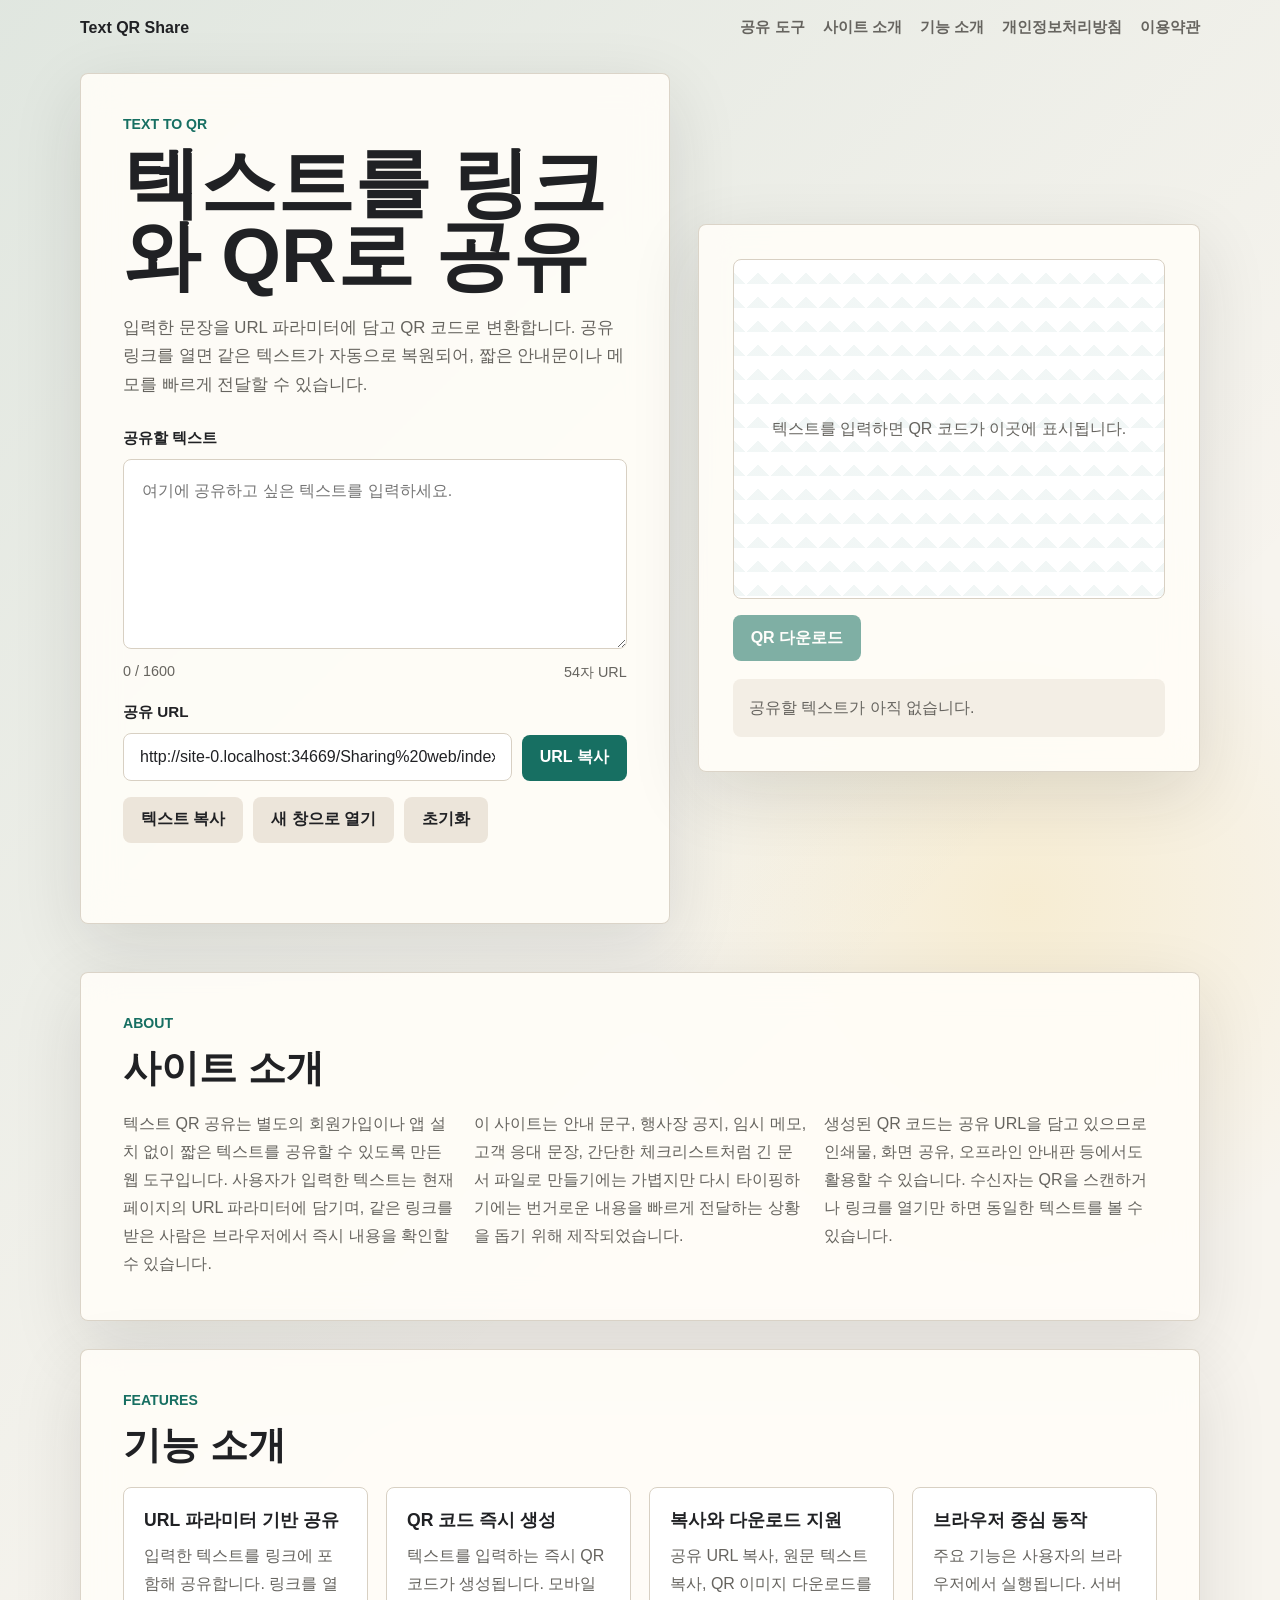
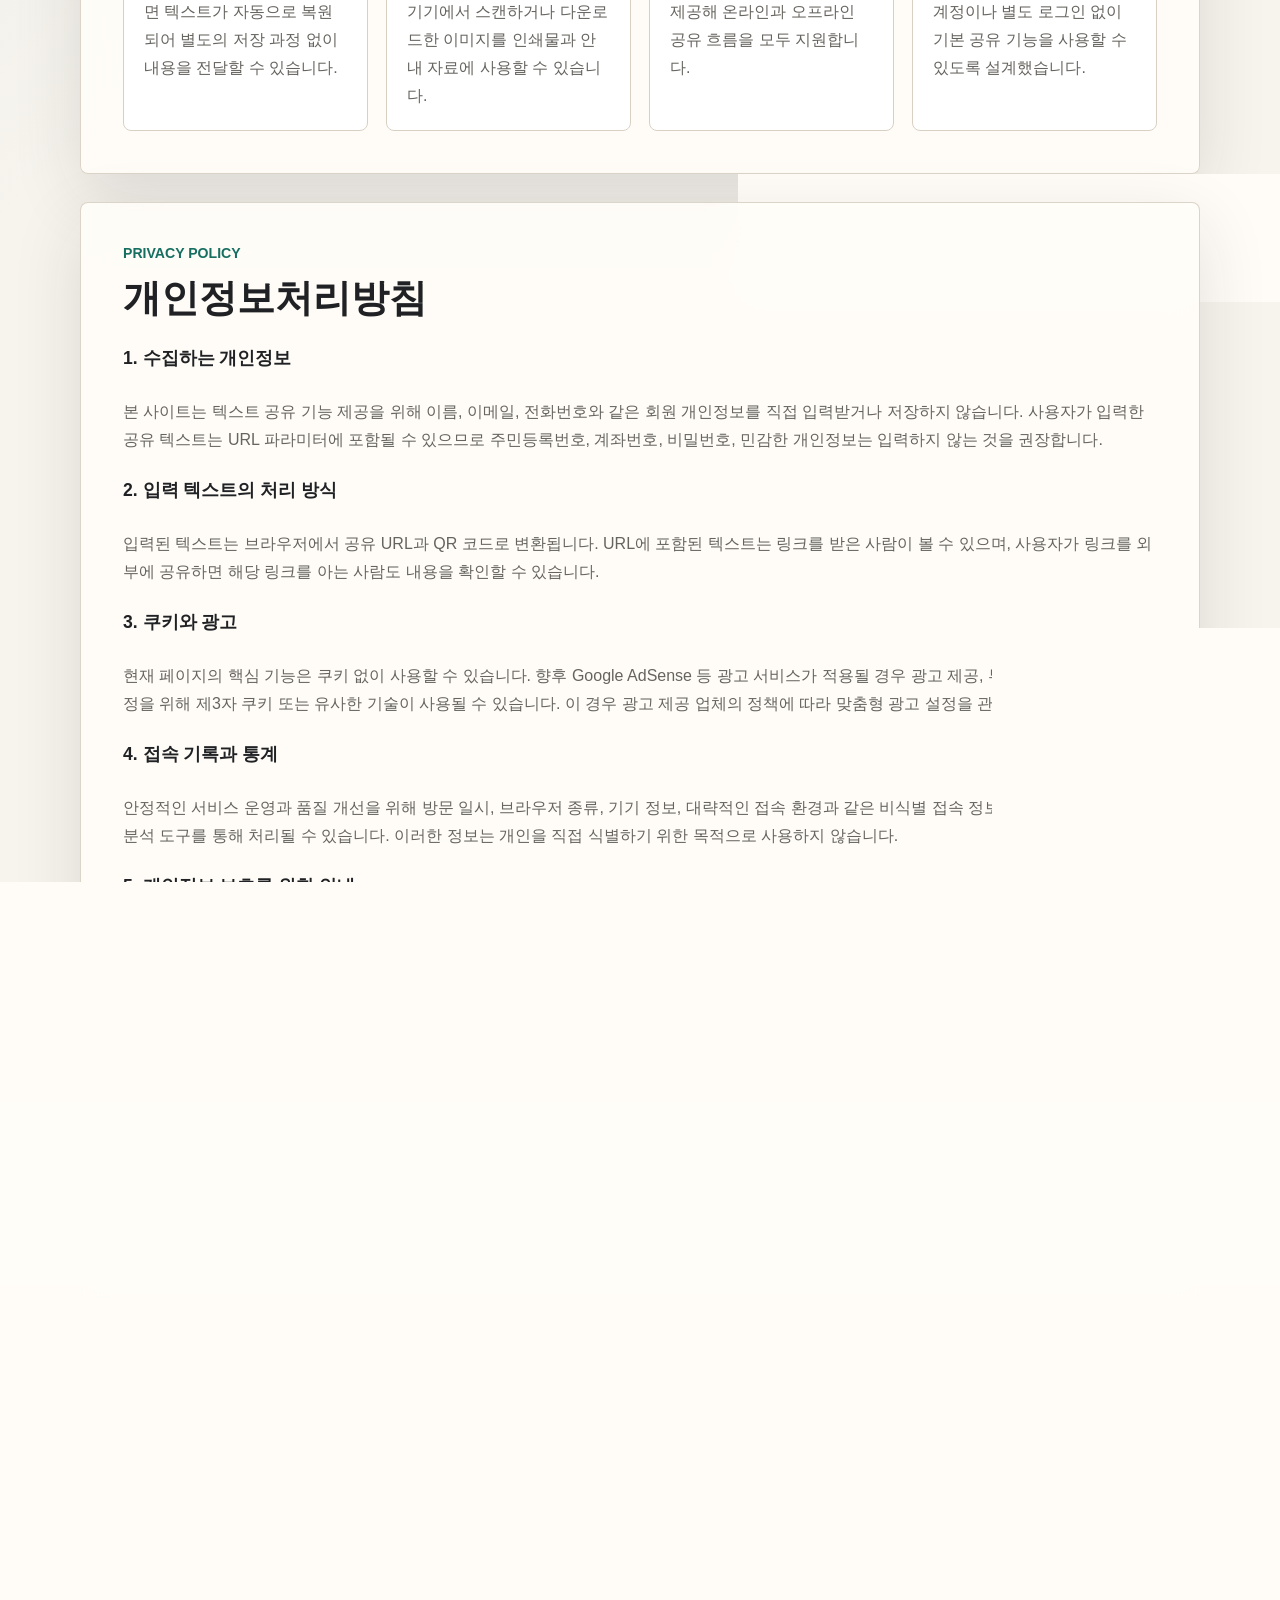
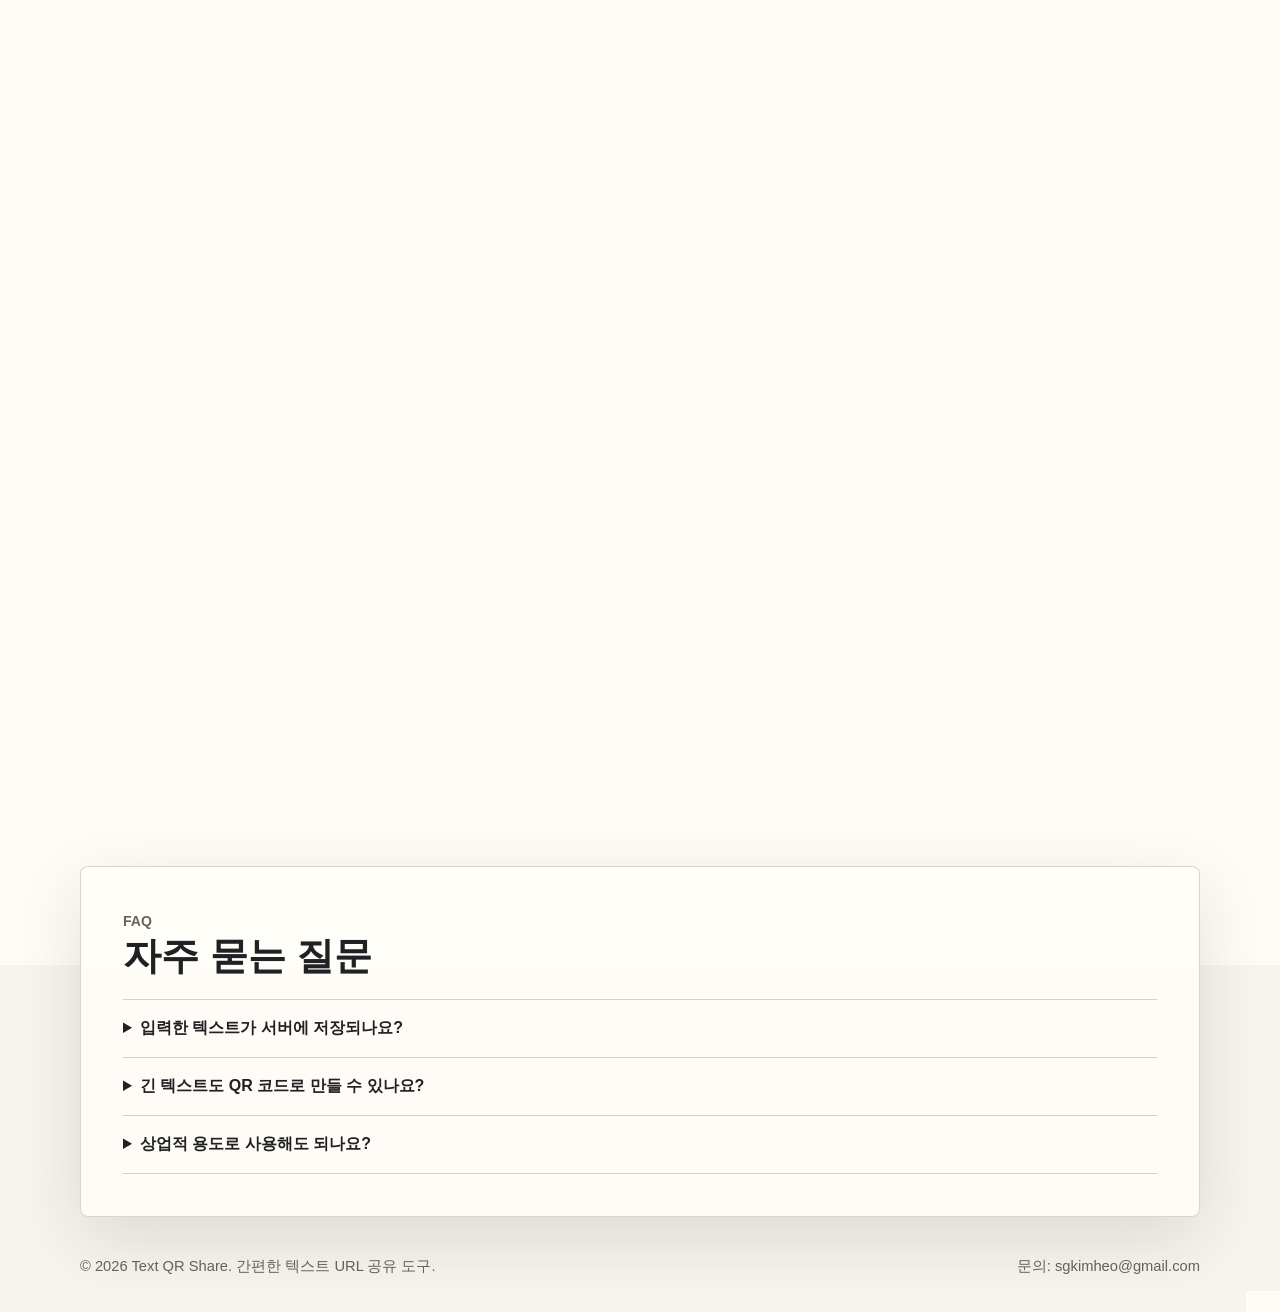
<file: Sharing web/index.html>
<!doctype html>
<html lang="ko">
  <head>
    <meta charset="UTF-8" />
    <meta name="viewport" content="width=device-width, initial-scale=1.0" />
    <title>텍스트 QR 공유 - URL 파라미터로 간편하게 텍스트 공유</title>
    <meta
      name="description"
      content="텍스트를 URL 파라미터에 담아 공유 링크와 QR 코드로 변환하는 무료 웹 도구입니다. 메모, 안내문, 짧은 메시지를 설치 없이 빠르게 공유할 수 있습니다."
    />
    <meta
      name="keywords"
      content="텍스트 공유, QR 코드 생성, URL 공유, 메모 공유, 온라인 QR 도구, 텍스트 QR"
    />
    <meta name="author" content="Text QR Share" />
    <meta name="robots" content="index, follow" />
    <meta name="theme-color" content="#176f62" />
    <meta property="og:type" content="website" />
    <meta property="og:locale" content="ko_KR" />
    <meta property="og:title" content="텍스트 QR 공유" />
    <meta
      property="og:description"
      content="텍스트를 입력하면 공유 URL과 QR 코드가 즉시 생성되는 간편한 텍스트 공유 도구입니다."
    />
    <meta property="og:site_name" content="텍스트 QR 공유" />

    <meta name="twitter:card" content="summary" />
    <meta name="twitter:title" content="텍스트 QR 공유" />
    <meta
      name="twitter:description"
      content="텍스트를 URL 파라미터와 QR 코드로 빠르게 공유하세요."
    />
    <meta name="google-site-verification" content="lL0anL3ikdEeXbcg5Eu2Q5LdntTTb1NSjQHIT57tzn8" />

    <script async src="https://pagead2.googlesyndication.com/pagead/js/adsbygoogle.js?client=ca-pub-2293881058393504"
     crossorigin="anonymous"></script>
    
    
    <link rel="stylesheet" href="./assets/css/styles.css" />
    <script type="application/ld+json">
      {
        "@context": "https://schema.org",
        "@type": "WebApplication",
        "name": "텍스트 QR 공유",
        "applicationCategory": "UtilityApplication",
        "operatingSystem": "All",
        "description": "텍스트를 URL 파라미터에 담아 공유 링크와 QR 코드로 변환하는 무료 웹 도구입니다.",
        "inLanguage": "ko-KR",
        "offers": {
          "@type": "Offer",
          "price": "0",
          "priceCurrency": "KRW"
        }
      }
    </script>
  </head>
  <body>
    <header class="site-header">
      <a class="brand" href="#top" aria-label="텍스트 QR 공유 홈">Text QR Share</a>
      <nav class="site-nav" aria-label="주요 메뉴">
        <a href="#tool">공유 도구</a>
        <a href="#about">사이트 소개</a>
        <a href="#features">기능 소개</a>
        <a href="#privacy">개인정보처리방침</a>
        <a href="#terms">이용약관</a>
      </nav>
    </header>

    <main id="top">
      <section id="reader" class="reader-view" aria-labelledby="reader-title" hidden>
        <p class="eyebrow">SHARED TEXT</p>
        <h1 id="reader-title">공유된 텍스트</h1>
        <article id="readerText" class="reader-text" aria-label="공유된 텍스트 내용"></article>
        <div class="buttons reader-actions">
          <button id="copyReaderButton" type="button">텍스트 복사</button>
          <a id="editReaderButton" class="button secondary" href="./index.html">새 텍스트 만들기</a>
        </div>
        <div id="readerStatus" class="status" role="status" aria-live="polite"></div>
      </section>

      <section id="tool" class="tool-layout" aria-labelledby="page-title">
        <div class="workspace">
          <p class="eyebrow">TEXT TO QR</p>
          <h1 id="page-title">텍스트를 링크와 QR로 공유</h1>
          <p class="intro">
            입력한 문장을 URL 파라미터에 담고 QR 코드로 변환합니다. 공유 링크를 열면 같은
            텍스트가 자동으로 복원되어, 짧은 안내문이나 메모를 빠르게 전달할 수 있습니다.
          </p>

          <form class="share-form" id="shareForm">
            <label for="textInput">공유할 텍스트</label>
            <textarea
              id="textInput"
              placeholder="여기에 공유하고 싶은 텍스트를 입력하세요."
              maxlength="1600"
            ></textarea>
            <div class="meta" aria-live="polite">
              <span id="charCount">0 / 1600</span>
              <span id="urlSize">링크 준비 중</span>
            </div>

            <div class="share-row">
              <div>
                <label for="shareUrl">공유 URL</label>
                <input id="shareUrl" type="text" readonly aria-label="공유 URL" />
              </div>
              <button id="copyUrlButton" type="button">URL 복사</button>
            </div>

            <div class="buttons">
              <button id="copyTextButton" class="secondary" type="button">텍스트 복사</button>
              <a
                id="openShareButton"
                class="button secondary"
                href="#"
                target="_blank"
                rel="noreferrer"
              >
                새 창으로 열기
              </a>
              <button id="clearButton" class="secondary" type="button">초기화</button>
            </div>
            <p id="networkNotice" class="network-notice" hidden>
              현재 로컬 전용 주소로 열려 있어 핸드폰에서는 QR 링크에 접속할 수 없습니다. 핸드폰
              테스트는 같은 와이파이에서 PC의 네트워크 주소로 접속하거나, 실제 배포 도메인에서
              QR을 생성해 주세요.
            </p>
            <div id="status" class="status" role="status" aria-live="polite"></div>
          </form>
        </div>

        <aside class="preview" aria-label="QR 코드 미리보기">
          <div class="qr-frame">
            <canvas id="qrCanvas" aria-label="공유 URL QR 코드"></canvas>
            <p id="emptyMessage" class="empty">텍스트를 입력하면 QR 코드가 이곳에 표시됩니다.</p>
          </div>
          <div class="buttons">
            <button id="downloadButton" type="button">QR 다운로드</button>
          </div>
          <div id="sharedText" class="shared-text"></div>
        </aside>
      </section>

      <section id="about" class="content-section" aria-labelledby="about-title">
        <p class="section-kicker">ABOUT</p>
        <h2 id="about-title">사이트 소개</h2>
        <div class="text-grid">
          <p>
            텍스트 QR 공유는 별도의 회원가입이나 앱 설치 없이 짧은 텍스트를 공유할 수 있도록
            만든 웹 도구입니다. 사용자가 입력한 텍스트는 현재 페이지의 URL 파라미터에 담기며,
            같은 링크를 받은 사람은 브라우저에서 즉시 내용을 확인할 수 있습니다.
          </p>
          <p>
            이 사이트는 안내 문구, 행사장 공지, 임시 메모, 고객 응대 문장, 간단한 체크리스트처럼
            긴 문서 파일로 만들기에는 가볍지만 다시 타이핑하기에는 번거로운 내용을 빠르게 전달하는
            상황을 돕기 위해 제작되었습니다.
          </p>
          <p>
            생성된 QR 코드는 공유 URL을 담고 있으므로 인쇄물, 화면 공유, 오프라인 안내판 등에서도
            활용할 수 있습니다. 수신자는 QR을 스캔하거나 링크를 열기만 하면 동일한 텍스트를 볼 수
            있습니다.
          </p>
        </div>
      </section>

      <section id="features" class="content-section feature-section" aria-labelledby="features-title">
        <p class="section-kicker">FEATURES</p>
        <h2 id="features-title">기능 소개</h2>
        <div class="feature-grid">
          <article>
            <h3>URL 파라미터 기반 공유</h3>
            <p>
              입력한 텍스트를 링크에 포함해 공유합니다. 링크를 열면 텍스트가 자동으로 복원되어
              별도의 저장 과정 없이 내용을 전달할 수 있습니다.
            </p>
          </article>
          <article>
            <h3>QR 코드 즉시 생성</h3>
            <p>
              텍스트를 입력하는 즉시 QR 코드가 생성됩니다. 모바일 기기에서 스캔하거나 다운로드한
              이미지를 인쇄물과 안내 자료에 사용할 수 있습니다.
            </p>
          </article>
          <article>
            <h3>복사와 다운로드 지원</h3>
            <p>
              공유 URL 복사, 원문 텍스트 복사, QR 이미지 다운로드를 제공해 온라인과 오프라인 공유
              흐름을 모두 지원합니다.
            </p>
          </article>
          <article>
            <h3>브라우저 중심 동작</h3>
            <p>
              주요 기능은 사용자의 브라우저에서 실행됩니다. 서버 계정이나 별도 로그인 없이 기본
              공유 기능을 사용할 수 있도록 설계했습니다.
            </p>
          </article>
        </div>
      </section>

      <section id="privacy" class="content-section" aria-labelledby="privacy-title">
        <p class="section-kicker">PRIVACY POLICY</p>
        <h2 id="privacy-title">개인정보처리방침</h2>
        <div class="policy">
          <h3>1. 수집하는 개인정보</h3>
          <p>
            본 사이트는 텍스트 공유 기능 제공을 위해 이름, 이메일, 전화번호와 같은 회원 개인정보를
            직접 입력받거나 저장하지 않습니다. 사용자가 입력한 공유 텍스트는 URL 파라미터에 포함될
            수 있으므로 주민등록번호, 계좌번호, 비밀번호, 민감한 개인정보는 입력하지 않는 것을
            권장합니다.
          </p>

          <h3>2. 입력 텍스트의 처리 방식</h3>
          <p>
            입력된 텍스트는 브라우저에서 공유 URL과 QR 코드로 변환됩니다. URL에 포함된 텍스트는
            링크를 받은 사람이 볼 수 있으며, 사용자가 링크를 외부에 공유하면 해당 링크를 아는 사람도
            내용을 확인할 수 있습니다.
          </p>

          <h3>3. 쿠키와 광고</h3>
          <p>
            현재 페이지의 핵심 기능은 쿠키 없이 사용할 수 있습니다. 향후 Google AdSense 등 광고
            서비스가 적용될 경우 광고 제공, 부정 이용 방지, 통계 측정을 위해 제3자 쿠키 또는 유사한
            기술이 사용될 수 있습니다. 이 경우 광고 제공 업체의 정책에 따라 맞춤형 광고 설정을
            관리할 수 있습니다.
          </p>

          <h3>4. 접속 기록과 통계</h3>
          <p>
            안정적인 서비스 운영과 품질 개선을 위해 방문 일시, 브라우저 종류, 기기 정보, 대략적인
            접속 환경과 같은 비식별 접속 정보가 호스팅 서비스나 분석 도구를 통해 처리될 수 있습니다.
            이러한 정보는 개인을 직접 식별하기 위한 목적으로 사용하지 않습니다.
          </p>

          <h3>5. 개인정보 보호를 위한 안내</h3>
          <p>
            URL 공유 방식의 특성상 링크에 포함된 내용은 주소창, 브라우저 기록, 메신저 미리보기,
            공유 대상자에게 노출될 수 있습니다. 중요한 개인정보나 비공개 문서는 이 도구가 아니라
            접근 권한을 제어할 수 있는 별도의 보안 서비스를 이용해 주세요.
          </p>

          <h3>6. 정책 변경</h3>
          <p>
            본 개인정보처리방침은 서비스 기능, 광고 정책, 관련 법령 변화에 따라 수정될 수 있습니다.
            중요한 변경 사항이 있는 경우 사이트 내 문구를 통해 안내합니다.
          </p>
        </div>
      </section>

      <section id="terms" class="content-section" aria-labelledby="terms-title">
        <p class="section-kicker">TERMS OF SERVICE</p>
        <h2 id="terms-title">이용약관</h2>

        <div class="policy">
          <h3>1. 서비스 소개</h3>
          <p>
            텍스트 QR 공유는 사용자가 입력한 텍스트를 URL 및 QR 코드 형태로 변환하여
            공유할 수 있도록 제공되는 무료 웹 서비스입니다.
          </p>

          <h3>2. 이용자의 책임</h3>
          <p>
            이용자는 본 서비스를 이용하여 생성하거나 공유한 텍스트 및 링크에 대한
            책임을 부담합니다.
          </p>
          <ul>
            <li>법령을 위반하는 정보</li>
            <li>타인의 개인정보를 포함한 정보</li>
            <li>저작권 또는 지식재산권을 침해하는 정보</li>
            <li>명예훼손, 차별, 혐오 표현</li>
            <li>악성코드, 피싱 또는 사기와 관련된 정보</li>
          </ul>

          <h3>3. 공유 링크 사용 시 주의사항</h3>
          <p>
            입력된 텍스트는 URL에 포함되어 공유될 수 있습니다.
            URL을 알고 있는 사람은 누구나 해당 내용을 확인할 수 있으므로
            비밀번호, 금융정보, 주민등록번호 등 민감한 정보의 입력을 권장하지 않습니다.
          </p>

          <h3>4. 서비스 제공 및 변경</h3>
          <p>
            운영자는 서비스의 품질 향상 또는 운영상의 이유로 서비스의 일부 또는 전부를
            변경, 중단 또는 종료할 수 있습니다.
          </p>

          <h3>5. 면책조항</h3>
          <p>
            운영자는 이용자가 생성하거나 공유한 콘텐츠의 정확성, 적법성 또는
            신뢰성을 보증하지 않습니다.
          </p>
          <p>
            이용자가 본 서비스를 통해 공유한 정보로 인해 발생하는 손해, 분쟁 또는
            기타 문제에 대해 운영자는 책임을 지지 않습니다.
          </p>

          <h3>6. 광고 및 외부 서비스</h3>
          <p>
            본 서비스에는 Google AdSense 등 제3자 광고 서비스가 포함될 수 있습니다.
            광고 제공 과정에서 쿠키 또는 유사 기술이 사용될 수 있으며,
            자세한 내용은 개인정보처리방침을 따릅니다.
          </p>

          <h3>7. 약관 변경</h3>
          <p>
            운영자는 필요한 경우 본 이용약관을 변경할 수 있으며,
            변경된 약관은 사이트에 게시한 시점부터 효력이 발생합니다.
          </p>

          <h3>8. 문의</h3>
          <p>
            서비스 관련 문의는 운영자가 제공하는 연락처를 통해 접수할 수 있습니다.
          </p>
        </div>
      </section>

      <section class="content-section faq-section" aria-labelledby="faq-title">
        <p class="section-kicker">FAQ</p>
        <h2 id="faq-title">자주 묻는 질문</h2>
        <details>
          <summary>입력한 텍스트가 서버에 저장되나요?</summary>
          <p>
            기본 기능은 브라우저에서 동작하며, 입력한 텍스트를 별도 데이터베이스에 저장하지 않습니다.
            다만 공유 링크 자체에 텍스트가 포함되므로 링크를 공개하면 내용도 함께 공개됩니다.
          </p>
        </details>
        <details>
          <summary>긴 텍스트도 QR 코드로 만들 수 있나요?</summary>
          <p>
            너무 긴 텍스트는 QR 코드가 복잡해져 스캔 품질이 낮아질 수 있습니다. 현재 입력 길이는
            1,600자로 제한되어 있으며, 중요한 안내는 핵심 문장 위주로 짧게 작성하는 것이 좋습니다.
          </p>
        </details>
        <details>
          <summary>상업적 용도로 사용해도 되나요?</summary>
          <p>
            행사 안내, 매장 공지, 교육 자료, 고객 안내 등 일반적인 공유 목적으로 자유롭게 사용할 수
            있습니다. 단, 불법 정보나 타인의 권리를 침해하는 내용 공유에는 사용할 수 없습니다.
          </p>
        </details>
      </section>
    </main>

    <footer class="site-footer">
      <p>© <span id="currentYear"></span> Text QR Share. 간편한 텍스트 URL 공유 도구.</p>
      <p>문의: sgkimheo@gmail.com</p>
    </footer>

    <script src="./assets/js/qr-code.js" defer></script>
    <script src="./assets/js/app.js" defer></script>
  </body>
</html>
</file>
<file: Sharing web/assets/css/styles.css>
:root {
  --bg: #f7f4ee;
  --ink: #202124;
  --muted: #66645f;
  --line: #d8d0c3;
  --panel: #fffdf8;
  --accent: #176f62;
  --accent-dark: #0d4f46;
  --warn: #9b3f2f;
  --soft: #f3eee5;
  --shadow: 0 22px 70px rgba(32, 33, 36, 0.12);
}

* {
  box-sizing: border-box;
}

html {
  scroll-behavior: smooth;
}

body {
  margin: 0;
  min-height: 100vh;
  color: var(--ink);
  font-family: "Pretendard", "Noto Sans KR", "Apple SD Gothic Neo", sans-serif;
  background:
    linear-gradient(135deg, rgba(23, 111, 98, 0.1), transparent 32%),
    radial-gradient(circle at 80% 20%, rgba(245, 197, 66, 0.16), transparent 24rem),
    var(--bg);
}

a {
  color: inherit;
}

.site-header {
  width: min(1120px, calc(100% - 32px));
  margin: 0 auto;
  padding: 18px 0 0;
  display: flex;
  align-items: center;
  justify-content: space-between;
  gap: 20px;
}

.brand {
  font-weight: 900;
  text-decoration: none;
}

.site-nav {
  display: flex;
  flex-wrap: wrap;
  justify-content: flex-end;
  gap: 8px 18px;
  color: var(--muted);
  font-size: 0.94rem;
  font-weight: 800;
}

.site-nav a {
  text-decoration: none;
}

.site-nav a:hover {
  color: var(--accent);
}

main {
  width: min(1120px, calc(100% - 32px));
  margin: 0 auto;
}

.tool-layout {
  min-height: calc(100vh - 72px);
  display: grid;
  grid-template-columns: minmax(0, 1.08fr) minmax(310px, 0.92fr);
  gap: 28px;
  align-items: center;
  padding: 36px 0 48px;
}

.workspace,
.preview,
.content-section,
.reader-view {
  background: rgba(255, 253, 248, 0.9);
  border: 1px solid rgba(216, 208, 195, 0.9);
  box-shadow: var(--shadow);
  backdrop-filter: blur(18px);
}

.workspace,
.preview,
.content-section,
.reader-view {
  border-radius: 8px;
}

.workspace {
  padding: clamp(24px, 4vw, 42px);
}

.eyebrow,
.section-kicker {
  margin: 0 0 14px;
  color: var(--accent);
  font-size: 0.88rem;
  font-weight: 900;
}

h1,
h2,
h3,
p {
  letter-spacing: 0;
}

h1 {
  margin: 0;
  max-width: 12ch;
  font-size: clamp(2.45rem, 6vw, 5.1rem);
  line-height: 0.95;
}

h2 {
  margin: 0 0 20px;
  font-size: clamp(1.7rem, 3vw, 2.45rem);
  line-height: 1.18;
}

h3 {
  margin: 0 0 10px;
  font-size: 1.1rem;
}

.intro {
  max-width: 650px;
  margin: 22px 0 28px;
  color: var(--muted);
  font-size: 1.05rem;
  line-height: 1.7;
}

label {
  display: block;
  margin-bottom: 10px;
  font-size: 0.95rem;
  font-weight: 800;
}

textarea,
input {
  width: 100%;
  border: 1px solid var(--line);
  border-radius: 8px;
  background: #fff;
  color: var(--ink);
  font: inherit;
  outline: none;
  transition:
    border-color 160ms ease,
    box-shadow 160ms ease;
}

textarea {
  min-height: 190px;
  resize: vertical;
  padding: 18px;
  line-height: 1.6;
}

input {
  padding: 14px 16px;
}

textarea:focus,
input:focus {
  border-color: var(--accent);
  box-shadow: 0 0 0 4px rgba(23, 111, 98, 0.14);
}

.meta {
  display: flex;
  justify-content: space-between;
  gap: 16px;
  margin: 10px 0 20px;
  color: var(--muted);
  font-size: 0.9rem;
}

.share-row {
  display: grid;
  grid-template-columns: minmax(0, 1fr) auto;
  gap: 10px;
  align-items: end;
}

.buttons {
  display: flex;
  flex-wrap: wrap;
  gap: 10px;
  margin-top: 16px;
}

button,
a.button {
  min-height: 46px;
  border: 0;
  border-radius: 8px;
  padding: 0 18px;
  display: inline-flex;
  align-items: center;
  justify-content: center;
  gap: 8px;
  color: #fff;
  background: var(--accent);
  font: inherit;
  font-weight: 800;
  text-decoration: none;
  cursor: pointer;
  transition:
    transform 160ms ease,
    background 160ms ease,
    box-shadow 160ms ease;
}

button:hover,
a.button:hover {
  background: var(--accent-dark);
  box-shadow: 0 10px 24px rgba(23, 111, 98, 0.18);
  transform: translateY(-1px);
}

button:disabled {
  cursor: not-allowed;
  opacity: 0.55;
  transform: none;
}

button.secondary,
a.secondary {
  color: var(--ink);
  background: #ece5da;
}

button.secondary:hover,
a.secondary:hover {
  background: #dfd5c7;
  box-shadow: none;
}

.preview {
  padding: clamp(22px, 3vw, 34px);
}

.qr-frame {
  display: grid;
  place-items: center;
  min-height: 340px;
  border: 1px solid var(--line);
  border-radius: 8px;
  background:
    linear-gradient(45deg, rgba(23, 111, 98, 0.06) 25%, transparent 25%),
    linear-gradient(-45deg, rgba(23, 111, 98, 0.06) 25%, transparent 25%),
    #fff;
  background-size: 24px 24px;
}

canvas {
  width: min(260px, 72vw) !important;
  height: min(260px, 72vw) !important;
  padding: 12px;
  border-radius: 8px;
  background: #fff;
  box-shadow: 0 16px 32px rgba(32, 33, 36, 0.12);
}

.empty {
  padding: 0 28px;
  color: var(--muted);
  text-align: center;
  line-height: 1.65;
}

.shared-text {
  margin-top: 18px;
  padding: 16px;
  border-radius: 8px;
  background: var(--soft);
  color: var(--muted);
  line-height: 1.6;
  white-space: pre-wrap;
  word-break: break-word;
}

.network-notice {
  margin: 14px 0 0;
  padding: 14px 16px;
  border: 1px solid rgba(155, 63, 47, 0.28);
  border-radius: 8px;
  background: rgba(155, 63, 47, 0.08);
  color: var(--warn);
  font-size: 0.92rem;
  font-weight: 800;
  line-height: 1.6;
}

.status {
  min-height: 24px;
  margin-top: 14px;
  color: var(--accent);
  font-size: 0.92rem;
  font-weight: 700;
}

.status.error {
  color: var(--warn);
}

.reader-mode .site-header,
.reader-mode #tool,
.reader-mode .content-section,
.reader-mode .site-footer {
  display: none;
}

.reader-mode main {
  min-height: 100vh;
  display: grid;
  place-items: center;
  padding: 24px 0;
}

.reader-view {
  width: min(760px, 100%);
  padding: clamp(26px, 5vw, 48px);
}

.reader-view h1 {
  max-width: none;
  font-size: clamp(2rem, 6vw, 4.2rem);
}

.reader-text {
  min-height: 220px;
  margin-top: 24px;
  padding: clamp(20px, 4vw, 32px);
  border: 1px solid var(--line);
  border-radius: 8px;
  background: #fff;
  color: var(--ink);
  font-size: clamp(1.12rem, 2.5vw, 1.45rem);
  line-height: 1.75;
  white-space: pre-wrap;
  word-break: break-word;
}

.reader-actions {
  margin-top: 18px;
}

.content-section {
  margin: 0 0 28px;
  padding: clamp(24px, 4vw, 42px);
}

.text-grid,
.feature-grid {
  display: grid;
  gap: 18px;
}

.text-grid {
  grid-template-columns: repeat(3, minmax(0, 1fr));
}

.text-grid p,
.feature-grid p,
.policy p,
.faq-section p {
  margin: 0;
  color: var(--muted);
  line-height: 1.75;
}

.feature-grid {
  grid-template-columns: repeat(4, minmax(0, 1fr));
}

.feature-grid article {
  min-height: 210px;
  padding: 20px;
  border: 1px solid var(--line);
  border-radius: 8px;
  background: #fff;
}

.policy {
  display: grid;
  gap: 18px;
}

.policy h3 {
  margin-top: 6px;
}

.faq-section details {
  border-top: 1px solid var(--line);
  padding: 18px 0;
}

.faq-section details:last-child {
  border-bottom: 1px solid var(--line);
}

.faq-section summary {
  cursor: pointer;
  font-weight: 900;
}

.faq-section summary + p {
  margin-top: 12px;
}

.site-footer {
  width: min(1120px, calc(100% - 32px));
  margin: 0 auto;
  padding: 12px 0 36px;
  display: flex;
  justify-content: space-between;
  gap: 16px;
  color: var(--muted);
  font-size: 0.92rem;
}

.site-footer p {
  margin: 0;
}

@media (max-width: 960px) {
  .tool-layout,
  .text-grid,
  .feature-grid {
    grid-template-columns: 1fr;
  }

  .tool-layout {
    align-items: start;
    padding-top: 28px;
  }

  .feature-grid article {
    min-height: auto;
  }
}

@media (max-width: 720px) {
  .site-header,
  .site-footer {
    align-items: flex-start;
    flex-direction: column;
  }

  .site-nav {
    justify-content: flex-start;
  }

  h1 {
    max-width: 100%;
    font-size: clamp(2.35rem, 14vw, 4rem);
  }

  .share-row {
    grid-template-columns: 1fr;
  }

  .share-row button,
  .buttons button,
  .buttons .button {
    width: 100%;
  }
}
</file>
